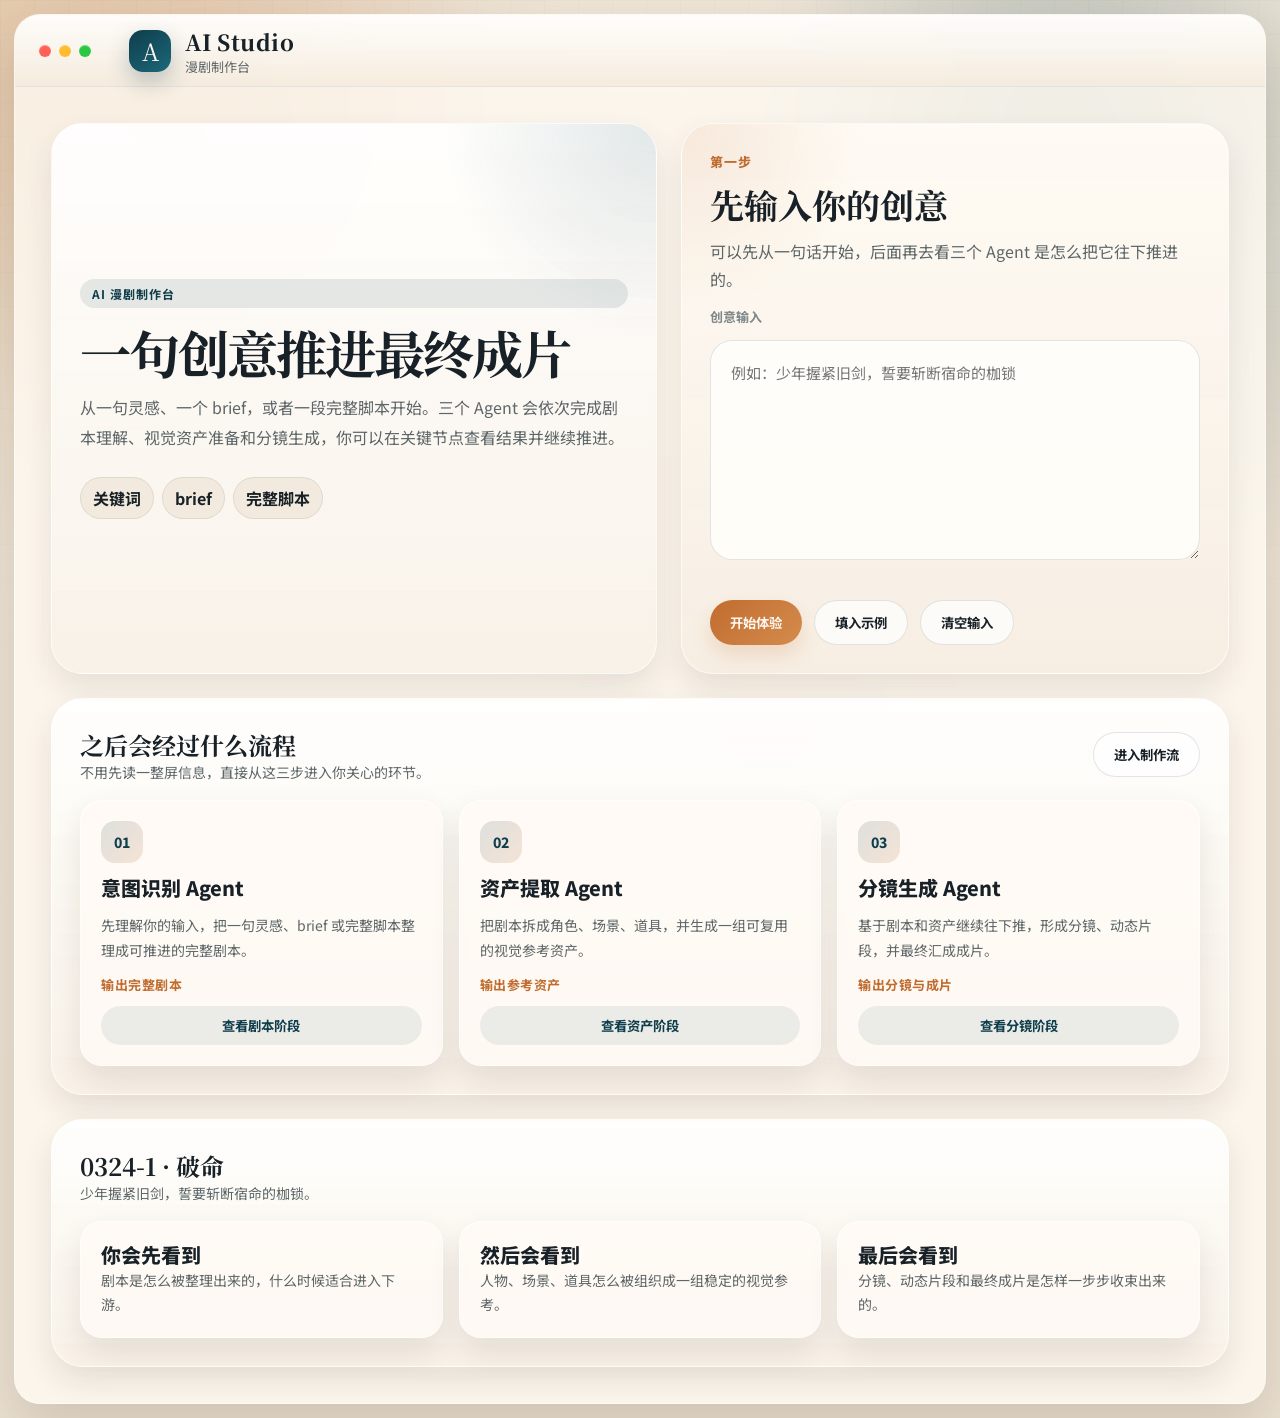
<file: aistudio-dashboard-prototype/index.html>
<!DOCTYPE html>
<html lang="zh-CN">
<head>
  <meta charset="UTF-8">
  <meta name="viewport" content="width=device-width, initial-scale=1.0">
  <title>AI Studio · 漫剧制作台</title>
  <link rel="preconnect" href="https://fonts.googleapis.com">
  <link rel="preconnect" href="https://fonts.gstatic.com" crossorigin>
  <link href="https://fonts.googleapis.com/css2?family=Noto+Sans+SC:wght@400;500;600;700;800&family=Noto+Serif+SC:wght@600;700;900&display=swap" rel="stylesheet">
  <link rel="stylesheet" href="styles.css">
</head>
<body>
  <div class="backdrop-glow" aria-hidden="true"></div>
  <div class="backdrop-grid" aria-hidden="true"></div>

  <div class="window-shell">
    <header class="window-topbar">
      <div class="traffic-lights" aria-hidden="true">
        <span class="traffic red"></span>
        <span class="traffic amber"></span>
        <span class="traffic green"></span>
      </div>
      <div class="topbar-brand">
        <span class="brand-mark">A</span>
        <div>
          <div class="brand-name">AI Studio</div>
          <div class="brand-meta">漫剧制作台</div>
        </div>
      </div>
    </header>

    <main id="app" class="app-root"></main>
  </div>

  <div id="mediaModal" class="media-modal" aria-hidden="true">
    <div class="media-modal-panel">
      <button id="closeMediaModal" class="media-close" type="button" aria-label="关闭预览">×</button>
      <div id="mediaModalMeta" class="media-meta"></div>
      <div id="mediaModalBody" class="media-body"></div>
    </div>
  </div>

  <script src="script.js"></script>
</body>
</html>
</file>
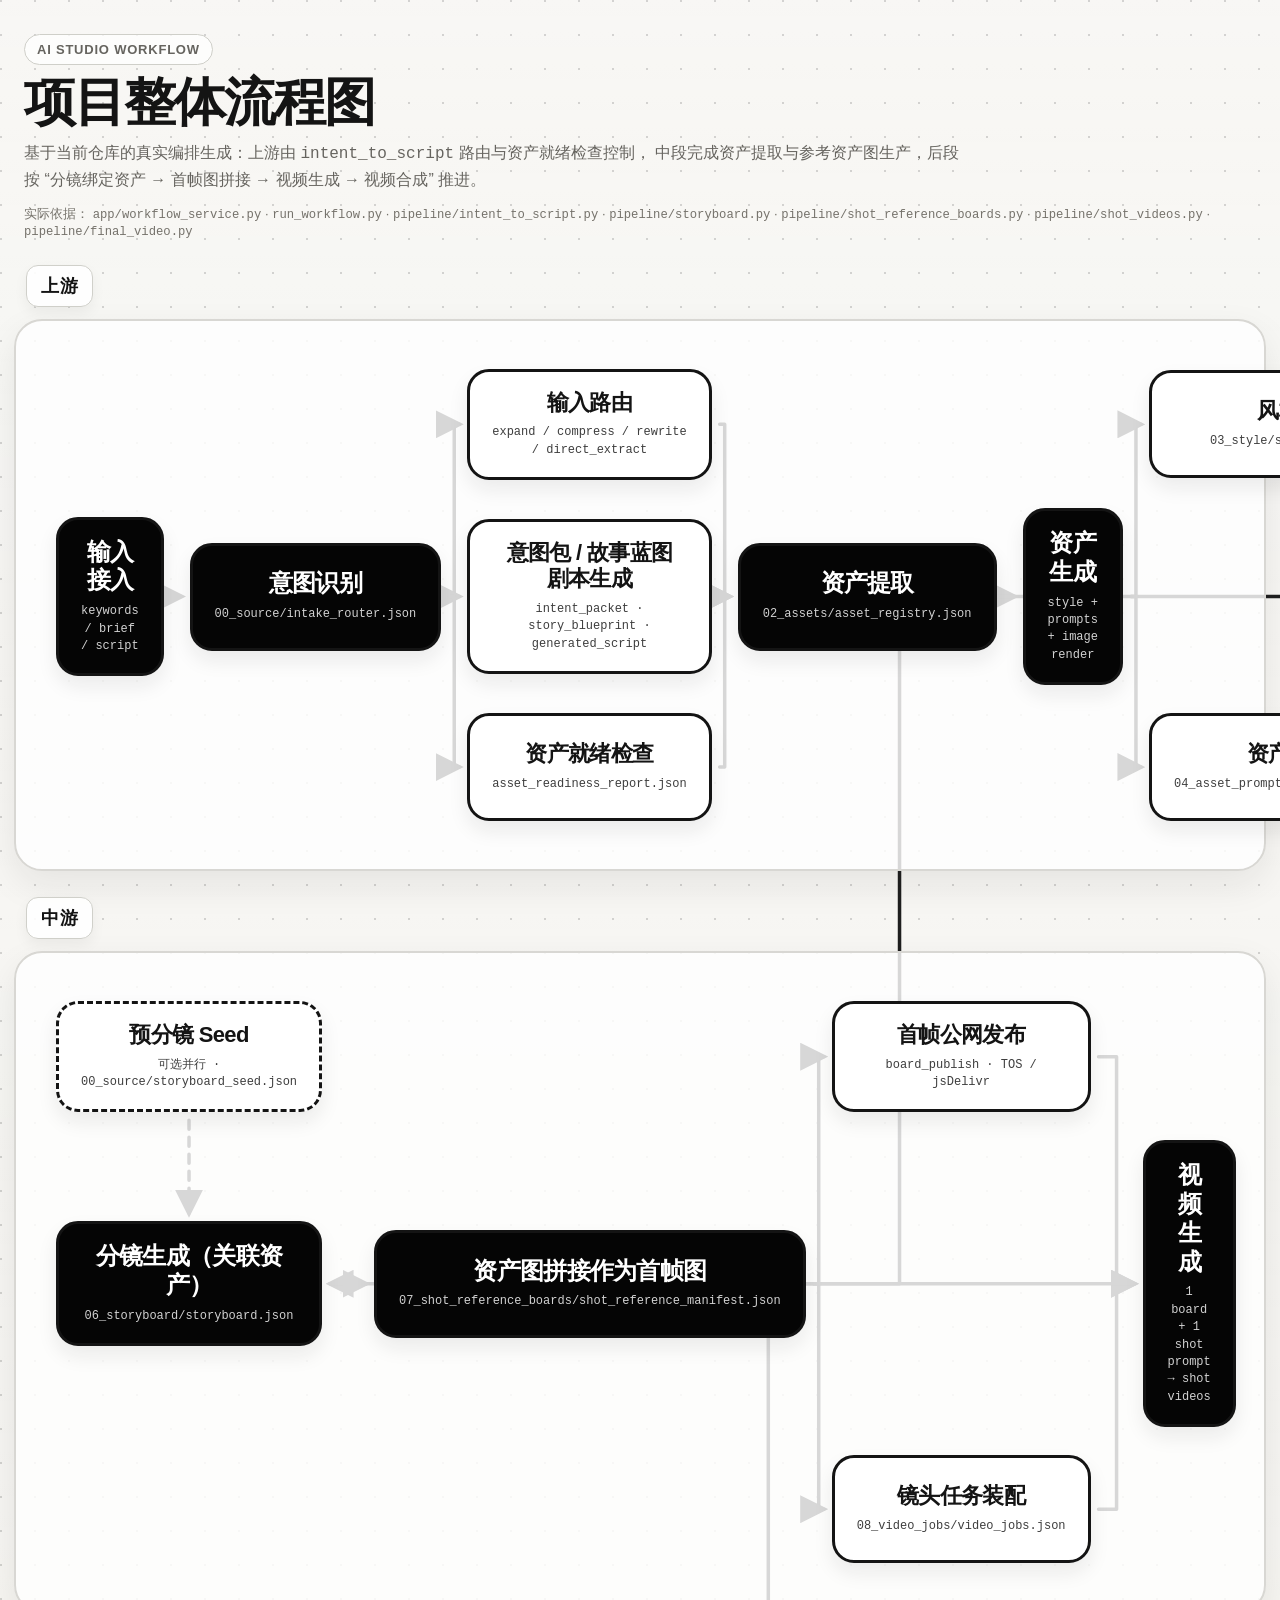
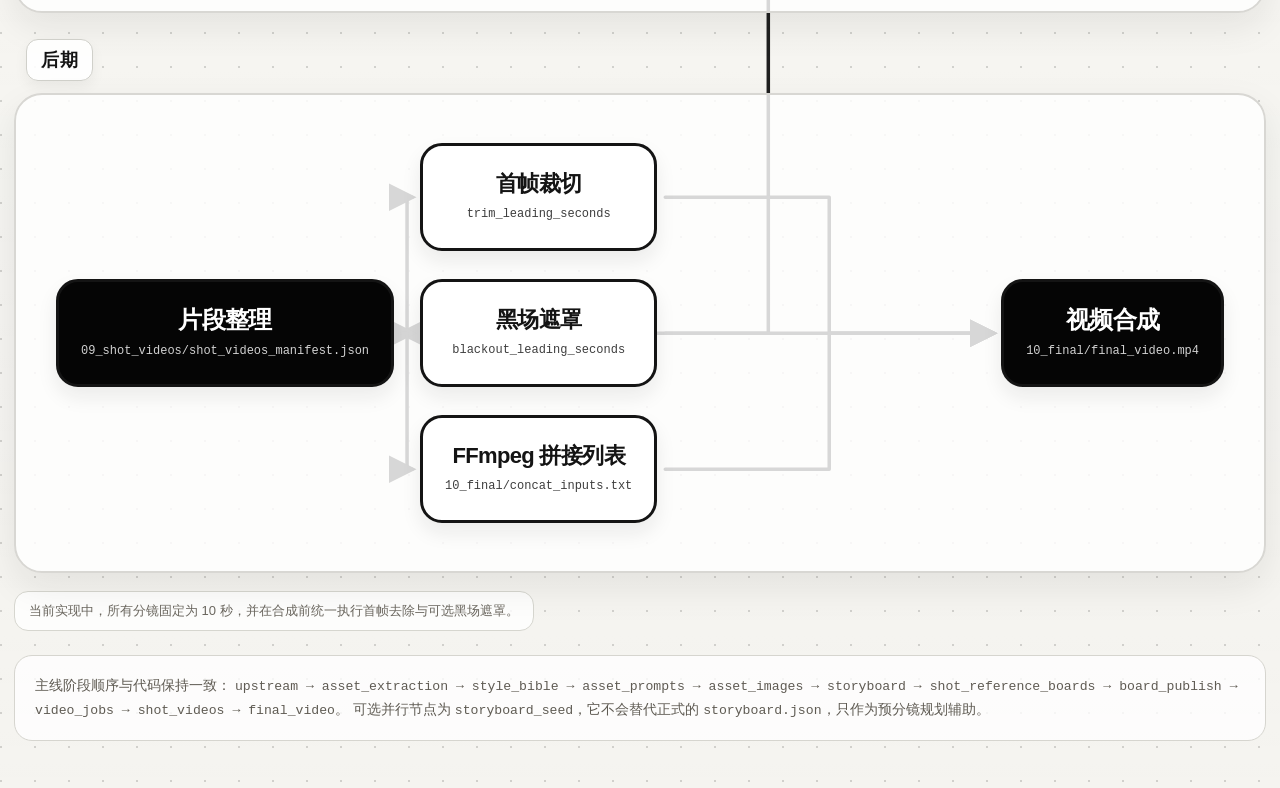
<file: workflow_overview.html>
<!DOCTYPE html>
<html lang="zh-CN">
  <head>
    <meta charset="UTF-8" />
    <meta name="viewport" content="width=device-width, initial-scale=1.0" />
    <title>AI Studio 项目整体流程图</title>
    <style>
      :root {
        --page-bg: #f4f3ef;
        --panel-bg: rgba(255, 255, 255, 0.82);
        --panel-border: #d8d7d3;
        --ink: #141414;
        --muted: #66645f;
        --line: #1f1f1f;
        --white: #ffffff;
        --shadow: 0 14px 36px rgba(20, 20, 20, 0.08);
        --node-shadow: 0 10px 20px rgba(20, 20, 20, 0.08);
        --radius-xl: 28px;
        --radius-lg: 22px;
      }

      * {
        box-sizing: border-box;
      }

      html,
      body {
        margin: 0;
        min-height: 100%;
      }

      body {
        font-family: "Noto Sans SC", "PingFang SC", "Hiragino Sans GB", "Microsoft YaHei", sans-serif;
        color: var(--ink);
        background-color: var(--page-bg);
        background-image:
          radial-gradient(circle at 1px 1px, rgba(20, 20, 20, 0.16) 1.35px, transparent 0),
          linear-gradient(180deg, rgba(255, 255, 255, 0.35), rgba(255, 255, 255, 0.05));
        background-size: 34px 34px, 100% 100%;
      }

      .workflow-page {
        position: relative;
        width: min(1420px, calc(100vw - 28px));
        margin: 0 auto;
        padding: 34px 0 52px;
      }

      .workflow-lines {
        position: absolute;
        inset: 0;
        width: 100%;
        height: 100%;
        overflow: visible;
        pointer-events: none;
        z-index: 1;
      }

      .hero {
        position: relative;
        z-index: 2;
        margin-bottom: 22px;
        padding: 0 10px;
      }

      .hero__eyebrow {
        display: inline-flex;
        align-items: center;
        gap: 10px;
        margin: 0 0 10px;
        padding: 7px 12px;
        border: 1px solid #cfcfc9;
        border-radius: 999px;
        background: rgba(255, 255, 255, 0.72);
        font-size: 13px;
        font-weight: 700;
        letter-spacing: 0.06em;
        color: var(--muted);
      }

      .hero__title {
        margin: 0 0 10px;
        font-size: clamp(30px, 4.2vw, 52px);
        line-height: 1.05;
        letter-spacing: -0.04em;
      }

      .hero__desc {
        max-width: 940px;
        margin: 0 0 12px;
        font-size: 16px;
        line-height: 1.6;
        color: var(--muted);
      }

      .hero__source {
        margin: 0;
        font-size: 13px;
        color: #75726b;
      }

      .phase {
        position: relative;
        z-index: 2;
        margin-top: 26px;
      }

      .phase__tag {
        display: inline-flex;
        align-items: center;
        margin-left: 12px;
        margin-bottom: 12px;
        padding: 8px 14px;
        border: 1px solid #d0d0ca;
        border-radius: 12px;
        background: rgba(255, 255, 255, 0.9);
        box-shadow: 0 6px 14px rgba(20, 20, 20, 0.05);
        font-size: 18px;
        font-weight: 800;
        letter-spacing: 0.03em;
      }

      .phase__panel {
        position: relative;
        z-index: 2;
        border: 2px solid var(--panel-border);
        border-radius: var(--radius-xl);
        background: var(--panel-bg);
        box-shadow: var(--shadow);
        padding: 48px 40px;
      }

      .phase__grid {
        display: grid;
        gap: 28px 26px;
        align-items: center;
        position: relative;
        z-index: 2;
      }

      .phase--upstream .phase__grid {
        grid-template-columns: 1.08fr 1.1fr 1.15fr 1.08fr 1.08fr 1.12fr 1.14fr;
        grid-template-rows: repeat(3, minmax(108px, auto));
      }

      .phase--production .phase__grid {
        grid-template-columns: 1.04fr 1.12fr 1.2fr 1.04fr 1.04fr 1.16fr;
        grid-template-rows: repeat(3, minmax(108px, auto));
      }

      .phase--post .phase__grid {
        grid-template-columns: 1.12fr 1.02fr 1.02fr 1.02fr 1.18fr;
        grid-template-rows: repeat(3, minmax(108px, auto));
      }

      .node {
        position: relative;
        z-index: 2;
        display: flex;
        flex-direction: column;
        justify-content: center;
        min-height: 108px;
        padding: 18px 22px;
        border: 3px solid var(--ink);
        border-radius: var(--radius-lg);
        box-shadow: var(--node-shadow);
        text-align: center;
      }

      .node--main {
        background: #050505;
        color: var(--white);
      }

      .node--detail {
        background: var(--white);
        color: var(--ink);
      }

      .node--optional {
        border-style: dashed;
        background: rgba(255, 255, 255, 0.94);
      }

      .node__title {
        font-size: 24px;
        font-weight: 800;
        line-height: 1.2;
        letter-spacing: -0.03em;
      }

      .node__sub {
        margin-top: 8px;
        font-size: 12px;
        line-height: 1.45;
        font-family: "SFMono-Regular", "Menlo", "Monaco", "Consolas", monospace;
        opacity: 0.82;
      }

      .node--detail .node__title,
      .node--optional .node__title {
        font-size: 22px;
      }

      .node:hover {
        transform: translateY(-2px);
        transition: transform 160ms ease, box-shadow 160ms ease;
        box-shadow: 0 16px 30px rgba(20, 20, 20, 0.12);
      }

      #node-input {
        grid-column: 1;
        grid-row: 2;
      }

      #node-intent {
        grid-column: 2;
        grid-row: 2;
      }

      #node-router {
        grid-column: 3;
        grid-row: 1;
      }

      #node-script {
        grid-column: 3;
        grid-row: 2;
      }

      #node-readiness {
        grid-column: 3;
        grid-row: 3;
      }

      #node-extract {
        grid-column: 4;
        grid-row: 2;
      }

      #node-asset-generate {
        grid-column: 5;
        grid-row: 2;
      }

      #node-style {
        grid-column: 6;
        grid-row: 1;
      }

      #node-prompts {
        grid-column: 6;
        grid-row: 3;
      }

      #node-reference-assets {
        grid-column: 7;
        grid-row: 2;
      }

      #node-storyboard-seed {
        grid-column: 1;
        grid-row: 1;
      }

      #node-storyboard {
        grid-column: 1;
        grid-row: 2;
      }

      #node-board-stitch {
        grid-column: 3;
        grid-row: 2;
      }

      #node-board-publish {
        grid-column: 4;
        grid-row: 1;
      }

      #node-video-jobs {
        grid-column: 4;
        grid-row: 3;
      }

      #node-video-generate {
        grid-column: 6;
        grid-row: 2;
      }

      #node-shot-collect {
        grid-column: 1;
        grid-row: 2;
      }

      #node-trim {
        grid-column: 2;
        grid-row: 1;
      }

      #node-blackout {
        grid-column: 2;
        grid-row: 2;
      }

      #node-concat-list {
        grid-column: 2;
        grid-row: 3;
      }

      #node-final-compose {
        grid-column: 5;
        grid-row: 2;
      }

      .phase__note {
        display: inline-flex;
        margin-top: 18px;
        padding: 10px 14px;
        border: 1px solid #d6d6cf;
        border-radius: 14px;
        background: rgba(255, 255, 255, 0.82);
        font-size: 13px;
        color: #6b675f;
      }

      .footer-note {
        position: relative;
        z-index: 2;
        margin-top: 24px;
        padding: 18px 20px;
        border: 1px solid #d6d5cf;
        border-radius: 18px;
        background: rgba(255, 255, 255, 0.78);
        font-size: 14px;
        line-height: 1.65;
        color: #5f5b53;
      }

      .footer-note code,
      .hero__source code {
        font-family: "SFMono-Regular", "Menlo", "Monaco", "Consolas", monospace;
        font-size: 0.94em;
      }

      @media (max-width: 1180px) {
        .phase__panel {
          padding: 34px 24px;
        }

        .node__title {
          font-size: 22px;
        }

        .node--detail .node__title,
        .node--optional .node__title {
          font-size: 20px;
        }
      }

      @media (max-width: 960px) {
        .workflow-page {
          width: min(780px, calc(100vw - 18px));
          padding-top: 24px;
        }

        .phase--upstream .phase__grid,
        .phase--production .phase__grid,
        .phase--post .phase__grid {
          grid-template-columns: 1fr;
          grid-template-rows: none;
        }

        .phase__grid > .node {
          grid-column: 1 !important;
          grid-row: auto !important;
        }

        .phase__panel {
          padding: 24px 18px;
        }

        .phase__tag {
          margin-left: 6px;
          font-size: 17px;
        }

        .node {
          min-height: 94px;
          padding: 16px 18px;
        }

        .node__title {
          font-size: 21px;
        }

        .node__sub {
          font-size: 11px;
        }
      }
    </style>
  </head>
  <body>
    <main class="workflow-page" id="workflow-page">
      <svg class="workflow-lines" id="workflow-lines" aria-hidden="true">
        <defs>
          <marker
            id="arrowhead"
            viewBox="0 0 10 10"
            refX="8.4"
            refY="5"
            markerWidth="8"
            markerHeight="8"
            orient="auto-start-reverse"
          >
            <path d="M 0 0 L 10 5 L 0 10 z" fill="#1f1f1f"></path>
          </marker>
        </defs>
        <g id="workflow-paths"></g>
      </svg>

      <header class="hero">
        <p class="hero__eyebrow">AI STUDIO WORKFLOW</p>
        <h1 class="hero__title">项目整体流程图</h1>
        <p class="hero__desc">
          基于当前仓库的真实编排生成：上游由 <code>intent_to_script</code> 路由与资产就绪检查控制，
          中段完成资产提取与参考资产图生产，后段按 “分镜绑定资产 → 首帧图拼接 → 视频生成 → 视频合成” 推进。
        </p>
        <p class="hero__source">
          实际依据：
          <code>app/workflow_service.py</code>
          ·
          <code>run_workflow.py</code>
          ·
          <code>pipeline/intent_to_script.py</code>
          ·
          <code>pipeline/storyboard.py</code>
          ·
          <code>pipeline/shot_reference_boards.py</code>
          ·
          <code>pipeline/shot_videos.py</code>
          ·
          <code>pipeline/final_video.py</code>
        </p>
      </header>

      <section class="phase phase--upstream">
        <div class="phase__tag">上游</div>
        <div class="phase__panel">
          <div class="phase__grid">
            <div class="node node--main" id="node-input">
              <div class="node__title">输入接入</div>
              <div class="node__sub">keywords / brief / script</div>
            </div>

            <div class="node node--main" id="node-intent">
              <div class="node__title">意图识别</div>
              <div class="node__sub">00_source/intake_router.json</div>
            </div>

            <div class="node node--detail" id="node-router">
              <div class="node__title">输入路由</div>
              <div class="node__sub">expand / compress / rewrite / direct_extract</div>
            </div>

            <div class="node node--detail" id="node-script">
              <div class="node__title">意图包 / 故事蓝图<br />剧本生成</div>
              <div class="node__sub">intent_packet · story_blueprint · generated_script</div>
            </div>

            <div class="node node--detail" id="node-readiness">
              <div class="node__title">资产就绪检查</div>
              <div class="node__sub">asset_readiness_report.json</div>
            </div>

            <div class="node node--main" id="node-extract">
              <div class="node__title">资产提取</div>
              <div class="node__sub">02_assets/asset_registry.json</div>
            </div>

            <div class="node node--main" id="node-asset-generate">
              <div class="node__title">资产生成</div>
              <div class="node__sub">style + prompts + image render</div>
            </div>

            <div class="node node--detail" id="node-style">
              <div class="node__title">风格圣经</div>
              <div class="node__sub">03_style/style_bible.json</div>
            </div>

            <div class="node node--detail" id="node-prompts">
              <div class="node__title">资产提示词</div>
              <div class="node__sub">04_asset_prompts/asset_prompts.json</div>
            </div>

            <div class="node node--main" id="node-reference-assets">
              <div class="node__title">参考资产图</div>
              <div class="node__sub">05_asset_images/asset_images_manifest.json</div>
            </div>
          </div>
        </div>
      </section>

      <section class="phase phase--production">
        <div class="phase__tag">中游</div>
        <div class="phase__panel">
          <div class="phase__grid">
            <div class="node node--optional" id="node-storyboard-seed">
              <div class="node__title">预分镜 Seed</div>
              <div class="node__sub">可选并行 · 00_source/storyboard_seed.json</div>
            </div>

            <div class="node node--main" id="node-storyboard">
              <div class="node__title">分镜生成（关联资产）</div>
              <div class="node__sub">06_storyboard/storyboard.json</div>
            </div>

            <div class="node node--main" id="node-board-stitch">
              <div class="node__title">资产图拼接作为首帧图</div>
              <div class="node__sub">07_shot_reference_boards/shot_reference_manifest.json</div>
            </div>

            <div class="node node--detail" id="node-board-publish">
              <div class="node__title">首帧公网发布</div>
              <div class="node__sub">board_publish · TOS / jsDelivr</div>
            </div>

            <div class="node node--detail" id="node-video-jobs">
              <div class="node__title">镜头任务装配</div>
              <div class="node__sub">08_video_jobs/video_jobs.json</div>
            </div>

            <div class="node node--main" id="node-video-generate">
              <div class="node__title">视频生成</div>
              <div class="node__sub">1 board + 1 shot prompt → shot videos</div>
            </div>
          </div>
        </div>
      </section>

      <section class="phase phase--post">
        <div class="phase__tag">后期</div>
        <div class="phase__panel">
          <div class="phase__grid">
            <div class="node node--main" id="node-shot-collect">
              <div class="node__title">片段整理</div>
              <div class="node__sub">09_shot_videos/shot_videos_manifest.json</div>
            </div>

            <div class="node node--detail" id="node-trim">
              <div class="node__title">首帧裁切</div>
              <div class="node__sub">trim_leading_seconds</div>
            </div>

            <div class="node node--detail" id="node-blackout">
              <div class="node__title">黑场遮罩</div>
              <div class="node__sub">blackout_leading_seconds</div>
            </div>

            <div class="node node--detail" id="node-concat-list">
              <div class="node__title">FFmpeg 拼接列表</div>
              <div class="node__sub">10_final/concat_inputs.txt</div>
            </div>

            <div class="node node--main" id="node-final-compose">
              <div class="node__title">视频合成</div>
              <div class="node__sub">10_final/final_video.mp4</div>
            </div>
          </div>
        </div>
        <div class="phase__note">当前实现中，所有分镜固定为 10 秒，并在合成前统一执行首帧去除与可选黑场遮罩。</div>
      </section>

      <div class="footer-note">
        主线阶段顺序与代码保持一致：
        <code>upstream → asset_extraction → style_bible → asset_prompts → asset_images → storyboard → shot_reference_boards → board_publish → video_jobs → shot_videos → final_video</code>。
        可选并行节点为 <code>storyboard_seed</code>，它不会替代正式的 <code>storyboard.json</code>，只作为预分镜规划辅助。
      </div>
    </main>

    <script>
      const connections = [
        { from: "node-input", to: "node-intent" },
        { from: "node-intent", to: "node-router" },
        { from: "node-intent", to: "node-script" },
        { from: "node-intent", to: "node-readiness" },
        { from: "node-router", to: "node-extract" },
        { from: "node-script", to: "node-extract" },
        { from: "node-readiness", to: "node-extract" },
        { from: "node-extract", to: "node-asset-generate" },
        { from: "node-asset-generate", to: "node-style" },
        { from: "node-asset-generate", to: "node-prompts" },
        { from: "node-style", to: "node-reference-assets" },
        { from: "node-prompts", to: "node-reference-assets" },
        { from: "node-reference-assets", to: "node-storyboard" },
        { from: "node-storyboard-seed", to: "node-storyboard", dashed: true },
        { from: "node-storyboard", to: "node-board-stitch" },
        { from: "node-board-stitch", to: "node-board-publish" },
        { from: "node-board-stitch", to: "node-video-jobs" },
        { from: "node-board-publish", to: "node-video-generate" },
        { from: "node-video-jobs", to: "node-video-generate" },
        { from: "node-video-generate", to: "node-shot-collect" },
        { from: "node-shot-collect", to: "node-trim" },
        { from: "node-shot-collect", to: "node-blackout" },
        { from: "node-shot-collect", to: "node-concat-list" },
        { from: "node-trim", to: "node-final-compose" },
        { from: "node-blackout", to: "node-final-compose" },
        { from: "node-concat-list", to: "node-final-compose" },
      ];

      function getRelativeRect(element, container) {
        const elementRect = element.getBoundingClientRect();
        const containerRect = container.getBoundingClientRect();
        return {
          left: elementRect.left - containerRect.left,
          top: elementRect.top - containerRect.top,
          right: elementRect.right - containerRect.left,
          bottom: elementRect.bottom - containerRect.top,
          width: elementRect.width,
          height: elementRect.height,
          centerX: elementRect.left - containerRect.left + elementRect.width / 2,
          centerY: elementRect.top - containerRect.top + elementRect.height / 2,
        };
      }

      function buildOrthogonalPath(fromRect, toRect) {
        const dx = toRect.centerX - fromRect.centerX;
        const dy = toRect.centerY - fromRect.centerY;
        const preferHorizontal = Math.abs(dx) >= Math.abs(dy) * 0.9;
        const pad = 8;

        if (preferHorizontal) {
          const startX = dx >= 0 ? fromRect.right + pad : fromRect.left - pad;
          const startY = fromRect.centerY;
          const endX = dx >= 0 ? toRect.left - pad : toRect.right + pad;
          const endY = toRect.centerY;
          const midX = startX + (endX - startX) / 2;
          return `M ${startX} ${startY} L ${midX} ${startY} L ${midX} ${endY} L ${endX} ${endY}`;
        }

        const startX = fromRect.centerX;
        const startY = dy >= 0 ? fromRect.bottom + pad : fromRect.top - pad;
        const endX = toRect.centerX;
        const endY = dy >= 0 ? toRect.top - pad : toRect.bottom + pad;
        const midY = startY + (endY - startY) / 2;
        return `M ${startX} ${startY} L ${startX} ${midY} L ${endX} ${midY} L ${endX} ${endY}`;
      }

      function renderConnections() {
        const page = document.getElementById("workflow-page");
        const svg = document.getElementById("workflow-lines");
        const group = document.getElementById("workflow-paths");
        if (!page || !svg || !group) {
          return;
        }

        const pageRect = page.getBoundingClientRect();
        svg.setAttribute("viewBox", `0 0 ${pageRect.width} ${pageRect.height}`);
        svg.setAttribute("width", pageRect.width);
        svg.setAttribute("height", pageRect.height);
        group.innerHTML = "";

        connections.forEach((connection) => {
          const from = document.getElementById(connection.from);
          const to = document.getElementById(connection.to);
          if (!from || !to) {
            return;
          }

          const fromRect = getRelativeRect(from, page);
          const toRect = getRelativeRect(to, page);
          const path = document.createElementNS("http://www.w3.org/2000/svg", "path");
          path.setAttribute("d", buildOrthogonalPath(fromRect, toRect));
          path.setAttribute("fill", "none");
          path.setAttribute("stroke", "#1f1f1f");
          path.setAttribute("stroke-width", "3.5");
          path.setAttribute("stroke-linecap", "round");
          path.setAttribute("stroke-linejoin", "round");
          path.setAttribute("marker-end", "url(#arrowhead)");
          if (connection.dashed) {
            path.setAttribute("stroke-dasharray", "9 8");
          }
          group.appendChild(path);
        });
      }

      window.addEventListener("load", renderConnections);
      window.addEventListener("resize", renderConnections);
      if (document.fonts && document.fonts.ready) {
        document.fonts.ready.then(renderConnections);
      }
    </script>
  </body>
</html>
</file>
<file: aistudio-dashboard-prototype/styles.css>
:root {
  --bg: #ebe2d3;
  --panel: rgba(255, 250, 241, 0.92);
  --panel-strong: #fffaf2;
  --panel-ink: #f4ebdd;
  --line: rgba(30, 42, 46, 0.12);
  --line-strong: rgba(30, 42, 46, 0.24);
  --text: #182127;
  --muted: #5d6668;
  --muted-2: #7f888b;
  --brand: #0f3d4b;
  --brand-soft: rgba(15, 61, 75, 0.1);
  --accent: #c16c2f;
  --accent-soft: rgba(193, 108, 47, 0.12);
  --ok: #2f7d55;
  --ok-soft: rgba(47, 125, 85, 0.12);
  --warn: #a46823;
  --warn-soft: rgba(164, 104, 35, 0.14);
  --bad: #9e3a31;
  --bad-soft: rgba(158, 58, 49, 0.12);
  --shadow-lg: 0 26px 60px rgba(48, 34, 16, 0.16);
  --shadow-md: 0 14px 30px rgba(48, 34, 16, 0.1);
  --radius-xl: 32px;
  --radius-lg: 22px;
  --radius-md: 16px;
  --radius-sm: 12px;
  --font-ui: "Noto Sans SC", system-ui, sans-serif;
  --font-display: "Noto Serif SC", serif;
}

* {
  box-sizing: border-box;
}

html,
body {
  min-height: 100%;
}

body {
  margin: 0;
  font-family: var(--font-ui);
  color: var(--text);
  background:
    radial-gradient(circle at top left, rgba(203, 130, 56, 0.22), transparent 30%),
    radial-gradient(circle at 85% 15%, rgba(30, 98, 113, 0.18), transparent 24%),
    linear-gradient(180deg, #efe6d8 0%, #ece2d2 100%);
  overflow-x: hidden;
}

.backdrop-glow,
.backdrop-grid {
  position: fixed;
  inset: 0;
  pointer-events: none;
}

.backdrop-glow {
  background:
    radial-gradient(circle at 15% 15%, rgba(193, 108, 47, 0.18), transparent 24%),
    radial-gradient(circle at 82% 10%, rgba(15, 61, 75, 0.13), transparent 20%),
    radial-gradient(circle at 60% 80%, rgba(193, 108, 47, 0.09), transparent 18%);
}

.backdrop-grid {
  opacity: 0.22;
  background-image:
    linear-gradient(rgba(21, 30, 35, 0.08) 1px, transparent 1px),
    linear-gradient(90deg, rgba(21, 30, 35, 0.08) 1px, transparent 1px);
  background-size: 34px 34px;
  mask-image: linear-gradient(180deg, rgba(255, 255, 255, 0.95), rgba(255, 255, 255, 0.15));
}

.window-shell {
  width: min(1500px, calc(100vw - 28px));
  min-height: calc(100vh - 28px);
  margin: 14px auto;
  background: rgba(255, 250, 243, 0.78);
  backdrop-filter: blur(22px);
  border: 1px solid rgba(255, 255, 255, 0.45);
  border-radius: 26px;
  box-shadow: var(--shadow-lg);
  overflow: hidden;
  position: relative;
  z-index: 1;
}

.window-topbar {
  height: 72px;
  display: grid;
  grid-template-columns: 72px 1fr auto;
  align-items: center;
  gap: 18px;
  padding: 0 24px;
  background:
    linear-gradient(180deg, rgba(255, 255, 255, 0.82), rgba(244, 235, 221, 0.84));
  border-bottom: 1px solid var(--line);
}

.traffic-lights {
  display: flex;
  align-items: center;
  gap: 8px;
}

.traffic {
  width: 12px;
  height: 12px;
  border-radius: 999px;
  box-shadow: inset 0 1px 1px rgba(255, 255, 255, 0.35);
}

.traffic.red {
  background: #ff5f57;
}

.traffic.amber {
  background: #febc2e;
}

.traffic.green {
  background: #28c840;
}

.topbar-brand {
  display: flex;
  align-items: center;
  gap: 14px;
}

.brand-mark {
  width: 42px;
  height: 42px;
  border-radius: 14px;
  display: inline-flex;
  align-items: center;
  justify-content: center;
  background: linear-gradient(145deg, var(--brand), #1c687a);
  color: #fff8f0;
  font-family: var(--font-display);
  font-size: 24px;
  box-shadow: 0 10px 22px rgba(15, 61, 75, 0.25);
}

.brand-name {
  font-family: var(--font-display);
  font-size: 22px;
  font-weight: 800;
  letter-spacing: 0.02em;
}

.brand-meta,
.topbar-note {
  color: var(--muted);
  font-size: 13px;
}

.app-root {
  min-height: calc(100vh - 100px);
}

.home-view,
.workspace-view {
  animation: fadeUp 520ms ease;
}

.home-view {
  padding: 36px;
}

.landing-view {
  display: grid;
  gap: 24px;
}

.hero-panel,
.landing-copy-panel,
.composer-card,
.journey-panel,
.focus-panel,
.journey-card,
.focus-card,
.workspace-shell,
.modal-like-card,
.section-card,
.sidebar-card,
.drawer-card,
.event-strip,
.agent-card,
.project-card {
  background: var(--panel);
  border: 1px solid rgba(255, 255, 255, 0.65);
  box-shadow: var(--shadow-md);
}

.landing-hero {
  display: grid;
  grid-template-columns: 1.05fr 0.95fr;
  gap: 24px;
  align-items: stretch;
}

.landing-copy-panel,
.composer-card,
.journey-panel,
.focus-panel {
  border-radius: var(--radius-xl);
  padding: 28px;
}

.landing-copy-panel {
  display: grid;
  align-content: center;
  min-height: 420px;
  background:
    radial-gradient(circle at top right, rgba(15, 61, 75, 0.12), transparent 26%),
    linear-gradient(180deg, rgba(255, 255, 255, 0.9), rgba(248, 241, 231, 0.94));
}

.landing-title {
  margin: 18px 0 14px;
  font-family: var(--font-display);
  font-size: clamp(36px, 4vw, 64px);
  line-height: 1.04;
  letter-spacing: -0.04em;
}

.landing-copy {
  max-width: 680px;
  color: var(--muted);
  font-size: 16px;
  line-height: 1.86;
}

.landing-tags {
  margin-top: 24px;
}

.composer-card {
  display: grid;
  gap: 14px;
  background:
    radial-gradient(circle at top left, rgba(193, 108, 47, 0.13), transparent 24%),
    linear-gradient(180deg, rgba(255, 251, 244, 0.96), rgba(246, 237, 226, 0.94));
}

.composer-kicker {
  color: var(--accent);
  font-size: 13px;
  font-weight: 800;
  letter-spacing: 0.08em;
  text-transform: uppercase;
}

.composer-title {
  margin: 0;
  font-family: var(--font-display);
  font-size: 34px;
  line-height: 1.16;
}

.composer-copy {
  color: var(--muted);
  line-height: 1.72;
}

.composer-field {
  font-size: 13px;
  font-weight: 700;
  color: var(--muted-2);
}

.idea-input {
  width: 100%;
  min-height: 220px;
  resize: vertical;
  border: 1px solid rgba(30, 42, 46, 0.12);
  border-radius: 22px;
  padding: 18px 20px;
  background: rgba(255, 254, 250, 0.92);
  box-shadow: inset 0 1px 0 rgba(255, 255, 255, 0.55);
  font: inherit;
  font-size: 15px;
  line-height: 1.8;
  color: var(--text);
  outline: none;
}

.idea-input:focus {
  border-color: rgba(15, 61, 75, 0.28);
  box-shadow:
    inset 0 1px 0 rgba(255, 255, 255, 0.55),
    0 0 0 4px rgba(15, 61, 75, 0.08);
}

.journey-panel,
.focus-panel {
  background:
    linear-gradient(180deg, rgba(255, 255, 255, 0.88), rgba(248, 241, 231, 0.94));
}

.journey-grid,
.focus-strip {
  display: grid;
  gap: 16px;
}

.journey-grid {
  grid-template-columns: repeat(3, minmax(0, 1fr));
}

.focus-strip {
  grid-template-columns: repeat(3, minmax(0, 1fr));
}

.journey-card,
.focus-card {
  border-radius: 22px;
  padding: 20px;
  background: rgba(255, 251, 245, 0.8);
}

.journey-card {
  display: grid;
  gap: 12px;
}

.journey-number {
  width: 42px;
  height: 42px;
  border-radius: 14px;
  display: inline-flex;
  align-items: center;
  justify-content: center;
  background: linear-gradient(135deg, rgba(15, 61, 75, 0.14), rgba(193, 108, 47, 0.16));
  color: var(--brand);
  font-weight: 800;
  font-size: 14px;
}

.journey-title,
.focus-title {
  font-size: 20px;
  font-weight: 800;
  line-height: 1.3;
}

.journey-copy,
.focus-copy {
  color: var(--muted);
  line-height: 1.76;
  font-size: 14px;
}

.journey-highlight {
  color: var(--accent);
  font-size: 13px;
  font-weight: 700;
  letter-spacing: 0.04em;
}

.hero-panel {
  display: grid;
  grid-template-columns: 1.2fr 0.8fr;
  gap: 28px;
  padding: 34px;
  border-radius: var(--radius-xl);
}

.eyebrow {
  display: inline-flex;
  align-items: center;
  gap: 8px;
  padding: 6px 12px;
  border-radius: 999px;
  background: var(--brand-soft);
  color: var(--brand);
  font-size: 12px;
  font-weight: 700;
  letter-spacing: 0.08em;
  text-transform: uppercase;
}

.hero-title {
  margin: 16px 0 14px;
  font-family: var(--font-display);
  font-size: clamp(36px, 4.2vw, 62px);
  line-height: 1.08;
  letter-spacing: -0.03em;
}

.hero-copy {
  max-width: 760px;
  color: var(--muted);
  font-size: 16px;
  line-height: 1.8;
}

.hero-actions,
.toolbar-actions,
.drawer-actions,
.project-footer,
.snapshot-row,
.chip-row,
.gate-actions {
  display: flex;
  flex-wrap: wrap;
  gap: 12px;
}

.hero-actions {
  margin-top: 26px;
}

.btn,
.ghost-btn,
.chip,
.mini-btn {
  appearance: none;
  border: none;
  cursor: pointer;
  font-family: inherit;
  transition: transform 180ms ease, box-shadow 180ms ease, background 180ms ease, color 180ms ease, border 180ms ease;
}

.btn:hover,
.ghost-btn:hover,
.chip:hover,
.mini-btn:hover {
  transform: translateY(-1px);
}

.btn {
  padding: 12px 20px;
  border-radius: 999px;
  background: linear-gradient(135deg, var(--accent), #d48c4d);
  color: #fff7ef;
  font-weight: 700;
  box-shadow: 0 10px 20px rgba(193, 108, 47, 0.18);
}

.ghost-btn {
  padding: 12px 20px;
  border-radius: 999px;
  background: rgba(255, 255, 255, 0.76);
  color: var(--text);
  border: 1px solid var(--line);
  font-weight: 700;
}

.hero-stats {
  display: grid;
  grid-template-columns: repeat(2, minmax(0, 1fr));
  gap: 14px;
}

.stat-card {
  padding: 18px;
  border-radius: 18px;
  background: rgba(246, 238, 227, 0.86);
  border: 1px solid rgba(255, 255, 255, 0.8);
}

.stat-label {
  color: var(--muted-2);
  font-size: 12px;
  margin-bottom: 8px;
  text-transform: uppercase;
  letter-spacing: 0.06em;
}

.stat-value {
  font-size: 28px;
  font-weight: 800;
  line-height: 1.1;
}

.stat-value.small {
  font-size: 18px;
  line-height: 1.5;
}

.projects-section {
  margin-top: 26px;
}

.section-head {
  display: flex;
  align-items: center;
  justify-content: space-between;
  gap: 12px;
  margin-bottom: 18px;
}

.section-title {
  font-family: var(--font-display);
  font-size: 24px;
  margin: 0;
}

.section-meta {
  color: var(--muted);
  font-size: 14px;
}

.project-grid {
  display: grid;
  grid-template-columns: repeat(3, minmax(0, 1fr));
  gap: 18px;
}

.project-card {
  border-radius: 24px;
  padding: 18px;
  display: flex;
  flex-direction: column;
  gap: 16px;
}

.project-card.featured {
  grid-column: span 2;
  min-height: 360px;
  background:
    linear-gradient(135deg, rgba(15, 61, 75, 0.88), rgba(18, 43, 51, 0.95)),
    linear-gradient(180deg, rgba(255, 255, 255, 0.06), rgba(255, 255, 255, 0));
  color: #fdf7ef;
  position: relative;
  overflow: hidden;
}

.project-cover {
  min-height: 190px;
  border-radius: 18px;
  background-position: center;
  background-size: cover;
  position: relative;
  overflow: hidden;
}

.project-cover::after {
  content: "";
  position: absolute;
  inset: 0;
  background: linear-gradient(180deg, rgba(255, 255, 255, 0) 0%, rgba(18, 43, 51, 0.62) 100%);
}

.featured .project-cover {
  min-height: 230px;
}

.project-header {
  display: flex;
  align-items: flex-start;
  justify-content: space-between;
  gap: 12px;
}

.project-title {
  margin: 0;
  font-family: var(--font-display);
  font-size: 28px;
  line-height: 1.15;
}

.project-title.small {
  font-size: 20px;
}

.project-copy {
  color: inherit;
  opacity: 0.86;
  line-height: 1.7;
  margin-top: 8px;
}

.project-card:not(.featured) .project-copy {
  color: var(--muted);
}

.status-pill,
.snapshot-chip,
.tiny-pill,
.badge {
  display: inline-flex;
  align-items: center;
  gap: 8px;
  border-radius: 999px;
  font-size: 12px;
  font-weight: 700;
}

.status-pill {
  padding: 7px 12px;
  background: rgba(255, 255, 255, 0.14);
}

.project-card:not(.featured) .status-pill {
  background: var(--panel-ink);
  color: var(--text);
}

.status-pill[data-state="done"],
.badge.done {
  background: var(--ok-soft);
  color: var(--ok);
}

.status-pill[data-state="review"],
.badge.review {
  background: var(--warn-soft);
  color: var(--warn);
}

.status-pill[data-state="blocked"],
.badge.blocked {
  background: var(--bad-soft);
  color: var(--bad);
}

.status-pill[data-state="running"],
.badge.running {
  background: var(--brand-soft);
  color: var(--brand);
}

.project-meta-grid {
  display: grid;
  grid-template-columns: repeat(2, minmax(0, 1fr));
  gap: 10px;
}

.meta-box {
  padding: 12px 14px;
  border-radius: 16px;
  background: rgba(255, 255, 255, 0.08);
}

.project-card:not(.featured) .meta-box {
  background: rgba(242, 233, 221, 0.88);
}

.meta-kicker {
  display: block;
  color: var(--muted-2);
  font-size: 11px;
  margin-bottom: 4px;
  text-transform: uppercase;
  letter-spacing: 0.08em;
}

.meta-value {
  font-weight: 700;
  line-height: 1.5;
}

.project-card:not(.featured) .meta-value {
  color: var(--text);
}

.workspace-view {
  padding: 24px;
}

.workspace-shell {
  border-radius: var(--radius-xl);
  overflow: hidden;
}

.workspace-toolbar {
  display: flex;
  align-items: center;
  justify-content: space-between;
  gap: 18px;
  padding: 22px 24px;
  border-bottom: 1px solid var(--line);
  background: linear-gradient(180deg, rgba(255, 255, 255, 0.8), rgba(245, 237, 226, 0.65));
}

.toolbar-title {
  margin: 0;
  font-family: var(--font-display);
  font-size: 30px;
}

.toolbar-subline {
  margin-top: 8px;
  color: var(--muted);
  line-height: 1.6;
}

.toolbar-actions {
  justify-content: flex-end;
}

.snapshot-row {
  margin-top: 16px;
}

.snapshot-chip {
  padding: 10px 14px;
  background: rgba(255, 255, 255, 0.72);
  border: 1px solid var(--line);
  color: var(--text);
}

.snapshot-chip.active {
  background: linear-gradient(135deg, rgba(15, 61, 75, 0.16), rgba(193, 108, 47, 0.14));
  border-color: rgba(15, 61, 75, 0.22);
}

.workspace-grid {
  display: grid;
  grid-template-columns: 280px minmax(0, 1fr) 390px;
  gap: 16px;
  padding: 18px;
}

.sidebar-stack,
.drawer-stack,
.flow-stack {
  display: grid;
  gap: 16px;
}

.sidebar-card,
.drawer-card,
.section-card {
  border-radius: 22px;
  padding: 18px;
}

.sidebar-title,
.drawer-title,
.card-title {
  margin: 0 0 12px;
  font-size: 18px;
  font-weight: 800;
}

.sidebar-copy,
.drawer-copy,
.body-copy {
  color: var(--muted);
  line-height: 1.72;
  font-size: 14px;
}

.chip-row {
  gap: 8px;
}

.chip {
  padding: 8px 12px;
  border-radius: 999px;
  background: rgba(242, 233, 221, 0.9);
  border: 1px solid rgba(30, 42, 46, 0.09);
  color: var(--text);
  font-weight: 700;
}

.chip.active {
  background: linear-gradient(135deg, rgba(193, 108, 47, 0.13), rgba(15, 61, 75, 0.1));
  border-color: rgba(193, 108, 47, 0.24);
}

.checkpoint-list,
.artifact-list,
.step-list,
.shot-list,
.event-list,
.kv-list {
  display: grid;
  gap: 10px;
}

.checkpoint-row,
.event-row,
.artifact-card,
.shot-card,
.step-row,
.kv-row {
  padding: 12px 14px;
  border-radius: 16px;
  background: rgba(244, 235, 221, 0.72);
  border: 1px solid rgba(30, 42, 46, 0.08);
}

.checkpoint-row,
.event-row,
.kv-row {
  display: flex;
  justify-content: space-between;
  gap: 10px;
  align-items: flex-start;
}

.checkpoint-name,
.event-title,
.kv-key {
  font-weight: 700;
}

.checkpoint-meta,
.event-meta,
.kv-value {
  color: var(--muted);
  font-size: 13px;
  line-height: 1.5;
}

.flow-stage {
  padding: 22px;
  border-radius: 28px;
  background:
    radial-gradient(circle at top right, rgba(193, 108, 47, 0.12), transparent 24%),
    linear-gradient(180deg, rgba(255, 255, 255, 0.88), rgba(248, 242, 233, 0.92));
  border: 1px solid rgba(255, 255, 255, 0.72);
  box-shadow: var(--shadow-md);
}

.flow-head {
  display: flex;
  justify-content: space-between;
  gap: 16px;
  align-items: flex-start;
  margin-bottom: 18px;
}

.flow-title {
  margin: 0;
  font-family: var(--font-display);
  font-size: 26px;
}

.flow-copy {
  margin-top: 8px;
  color: var(--muted);
  line-height: 1.72;
}

.agent-flow {
  display: grid;
  grid-template-columns: repeat(3, minmax(0, 1fr));
  gap: 18px;
  align-items: stretch;
}

.agent-card {
  border-radius: 26px;
  padding: 20px;
  position: relative;
  overflow: hidden;
  cursor: pointer;
  min-height: 325px;
  display: flex;
  flex-direction: column;
  gap: 16px;
  animation: fadeUp 560ms ease backwards;
}

.agent-card:nth-child(2) {
  animation-delay: 90ms;
}

.agent-card:nth-child(3) {
  animation-delay: 180ms;
}

.agent-card.active {
  border-color: rgba(15, 61, 75, 0.28);
  transform: translateY(-2px);
}

.agent-card::before {
  content: "";
  position: absolute;
  inset: 0;
  background: linear-gradient(180deg, rgba(255, 255, 255, 0.16), rgba(255, 255, 255, 0));
  pointer-events: none;
}

.agent-card::after {
  content: "";
  position: absolute;
  top: 50%;
  right: -18px;
  width: 36px;
  height: 2px;
  background: linear-gradient(90deg, rgba(15, 61, 75, 0.34), rgba(193, 108, 47, 0.1));
  display: none;
}

.agent-card:not(:last-child)::after {
  display: block;
}

.agent-top {
  display: flex;
  align-items: flex-start;
  justify-content: space-between;
  gap: 12px;
}

.agent-name {
  margin: 0;
  font-size: 22px;
  font-family: var(--font-display);
}

.agent-role {
  margin-top: 6px;
  color: var(--muted);
  line-height: 1.58;
  min-height: 44px;
}

.agent-body {
  display: grid;
  gap: 12px;
  flex: 1;
}

.agent-caption {
  color: var(--muted-2);
  font-size: 12px;
  text-transform: uppercase;
  letter-spacing: 0.08em;
}

.agent-action {
  font-size: 16px;
  font-weight: 700;
  line-height: 1.6;
}

.agent-output {
  padding: 10px 12px;
  border-radius: 14px;
  background: rgba(242, 233, 221, 0.74);
  font-size: 13px;
  color: var(--muted);
  line-height: 1.6;
}

.agent-preview {
  border-radius: 18px;
  background: rgba(251, 247, 239, 0.86);
  border: 1px solid rgba(30, 42, 46, 0.08);
  overflow: hidden;
  min-height: 120px;
}

.agent-preview.text {
  padding: 14px;
  color: var(--muted);
  line-height: 1.72;
  font-size: 13px;
}

.agent-preview.board img,
.cover-button img,
.media-card img,
.thumbnail-video,
.board-gallery img {
  width: 100%;
  height: 100%;
  object-fit: cover;
  display: block;
}

.agent-preview.board {
  height: 148px;
}

.agent-preview.gallery {
  padding: 10px;
  display: grid;
  grid-template-columns: repeat(3, minmax(0, 1fr));
  gap: 8px;
}

.agent-preview.gallery img {
  border-radius: 12px;
  height: 92px;
}

.mini-btn {
  align-self: flex-start;
  padding: 10px 14px;
  border-radius: 999px;
  background: rgba(15, 61, 75, 0.08);
  color: var(--brand);
  font-weight: 700;
}

.event-strip {
  padding: 18px;
  border-radius: 24px;
}

.strip-title {
  margin: 0 0 12px;
  font-size: 18px;
  font-weight: 800;
}

.event-list {
  grid-template-columns: repeat(3, minmax(0, 1fr));
}

.event-row {
  min-height: 110px;
  flex-direction: column;
}

.event-time {
  color: var(--muted-2);
  font-size: 12px;
  letter-spacing: 0.06em;
  text-transform: uppercase;
}

.drawer-header {
  display: flex;
  align-items: flex-start;
  justify-content: space-between;
  gap: 10px;
  margin-bottom: 14px;
}

.drawer-headline {
  margin: 4px 0 8px;
  font-family: var(--font-display);
  font-size: 28px;
  line-height: 1.18;
}

.drawer-subline {
  color: var(--muted);
  line-height: 1.7;
}

.drawer-section {
  margin-top: 18px;
}

.drawer-section-title {
  margin: 0 0 10px;
  font-size: 14px;
  color: var(--muted-2);
  text-transform: uppercase;
  letter-spacing: 0.08em;
}

.step-row {
  display: grid;
  grid-template-columns: 18px 1fr auto;
  gap: 10px;
  align-items: center;
}

.step-dot {
  width: 12px;
  height: 12px;
  border-radius: 999px;
  background: rgba(21, 30, 35, 0.15);
  position: relative;
}

.step-dot.done {
  background: var(--ok);
}

.step-dot.current {
  background: var(--warn);
  box-shadow: 0 0 0 6px rgba(164, 104, 35, 0.12);
}

.step-dot.running {
  background: var(--brand);
  box-shadow: 0 0 0 6px rgba(15, 61, 75, 0.1);
}

.step-dot.blocked {
  background: var(--bad);
  box-shadow: 0 0 0 6px rgba(158, 58, 49, 0.12);
}

.step-label {
  font-weight: 700;
  line-height: 1.45;
}

.step-meta {
  color: var(--muted-2);
  font-size: 12px;
}

.artifact-card {
  display: grid;
  gap: 10px;
}

.artifact-title {
  font-weight: 800;
}

.artifact-copy {
  color: var(--muted);
  line-height: 1.72;
  font-size: 13px;
}

.artifact-code {
  padding: 14px;
  border-radius: 14px;
  background: #f8f1e6;
  border: 1px solid rgba(30, 42, 46, 0.08);
  font-size: 13px;
  line-height: 1.72;
  white-space: pre-wrap;
  word-break: break-word;
}

.media-grid {
  display: grid;
  grid-template-columns: repeat(2, minmax(0, 1fr));
  gap: 10px;
}

.media-card {
  border-radius: 16px;
  overflow: hidden;
  border: 1px solid rgba(30, 42, 46, 0.08);
  background: #fbf5ea;
}

.cover-button,
.media-button {
  border: none;
  padding: 0;
  background: transparent;
  cursor: pointer;
  display: block;
  width: 100%;
}

.cover-button {
  height: 120px;
}

.media-button {
  height: 140px;
}

.media-caption {
  padding: 10px 12px 12px;
}

.media-caption strong {
  display: block;
  margin-bottom: 4px;
}

.board-gallery {
  display: grid;
  grid-template-columns: repeat(2, minmax(0, 1fr));
  gap: 10px;
}

.board-gallery .cover-button {
  height: 112px;
  border-radius: 14px;
  overflow: hidden;
}

.gate-card {
  padding: 16px;
  border-radius: 18px;
  border: 1px solid rgba(193, 108, 47, 0.18);
  background: linear-gradient(135deg, rgba(255, 248, 240, 0.95), rgba(247, 236, 223, 0.92));
}

.gate-title {
  font-size: 17px;
  font-weight: 800;
  margin-bottom: 8px;
}

.gate-copy {
  color: var(--muted);
  line-height: 1.72;
  font-size: 14px;
}

.gate-actions {
  margin-top: 14px;
}

.ghost-btn.warn {
  background: var(--warn-soft);
  color: var(--warn);
  border-color: rgba(164, 104, 35, 0.16);
}

.ghost-btn.bad {
  background: var(--bad-soft);
  color: var(--bad);
  border-color: rgba(158, 58, 49, 0.16);
}

.ghost-btn.brand {
  background: var(--brand-soft);
  color: var(--brand);
  border-color: rgba(15, 61, 75, 0.16);
}

.media-modal {
  position: fixed;
  inset: 0;
  background: rgba(11, 16, 18, 0.56);
  display: none;
  align-items: center;
  justify-content: center;
  padding: 28px;
  z-index: 30;
}

.media-modal.open {
  display: flex;
}

.media-modal-panel {
  width: min(1080px, 100%);
  max-height: 90vh;
  overflow: auto;
  padding: 22px;
  border-radius: 24px;
  background: rgba(255, 250, 241, 0.98);
  box-shadow: 0 20px 50px rgba(0, 0, 0, 0.28);
  position: relative;
}

.media-close {
  position: absolute;
  top: 14px;
  right: 16px;
  width: 36px;
  height: 36px;
  border-radius: 999px;
  border: none;
  background: rgba(0, 0, 0, 0.08);
  font-size: 26px;
  cursor: pointer;
}

.media-meta {
  padding-right: 48px;
}

.media-title {
  margin: 0;
  font-family: var(--font-display);
  font-size: 26px;
}

.media-subline {
  margin-top: 10px;
  color: var(--muted);
  line-height: 1.7;
}

.media-body {
  margin-top: 18px;
}

.media-body img,
.media-body video {
  width: 100%;
  max-height: 68vh;
  object-fit: contain;
  border-radius: 18px;
  background: #0f1519;
}

.hidden {
  display: none !important;
}

@keyframes fadeUp {
  from {
    opacity: 0;
    transform: translateY(14px);
  }

  to {
    opacity: 1;
    transform: translateY(0);
  }
}

@media (max-width: 1260px) {
  .workspace-grid {
    grid-template-columns: 1fr;
  }

  .agent-flow {
    grid-template-columns: 1fr;
  }

  .agent-card::after {
    display: none !important;
  }

  .event-list {
    grid-template-columns: 1fr;
  }
}

@media (max-width: 980px) {
  .home-view,
  .workspace-view {
    padding: 18px;
  }

  .hero-panel {
    grid-template-columns: 1fr;
    padding: 24px;
  }

  .landing-hero {
    grid-template-columns: 1fr;
  }

  .project-grid,
  .journey-grid,
  .focus-strip {
    grid-template-columns: 1fr;
  }

  .project-card.featured {
    grid-column: span 1;
  }

  .workspace-toolbar {
    padding: 18px;
  }

  .toolbar-title,
  .drawer-headline {
    font-size: 24px;
  }
}

@media (max-width: 720px) {
  .window-shell {
    width: calc(100vw - 14px);
    margin: 7px auto;
    min-height: calc(100vh - 14px);
    border-radius: 18px;
  }

  .window-topbar {
    grid-template-columns: 56px 1fr;
    padding: 0 14px;
    height: auto;
    min-height: 68px;
  }

  .topbar-note {
    display: none;
  }

  .hero-title {
    font-size: 34px;
  }

  .landing-title {
    font-size: 36px;
  }

  .hero-stats,
  .project-meta-grid,
  .media-grid,
  .board-gallery,
  .journey-grid,
  .focus-strip {
    grid-template-columns: 1fr;
  }

  .workspace-grid,
  .workspace-toolbar,
  .section-card,
  .sidebar-card,
  .drawer-card,
  .flow-stage,
  .event-strip {
    padding-left: 14px;
    padding-right: 14px;
  }

  .snapshot-row,
  .hero-actions,
  .toolbar-actions {
    gap: 8px;
  }
}
</file>
